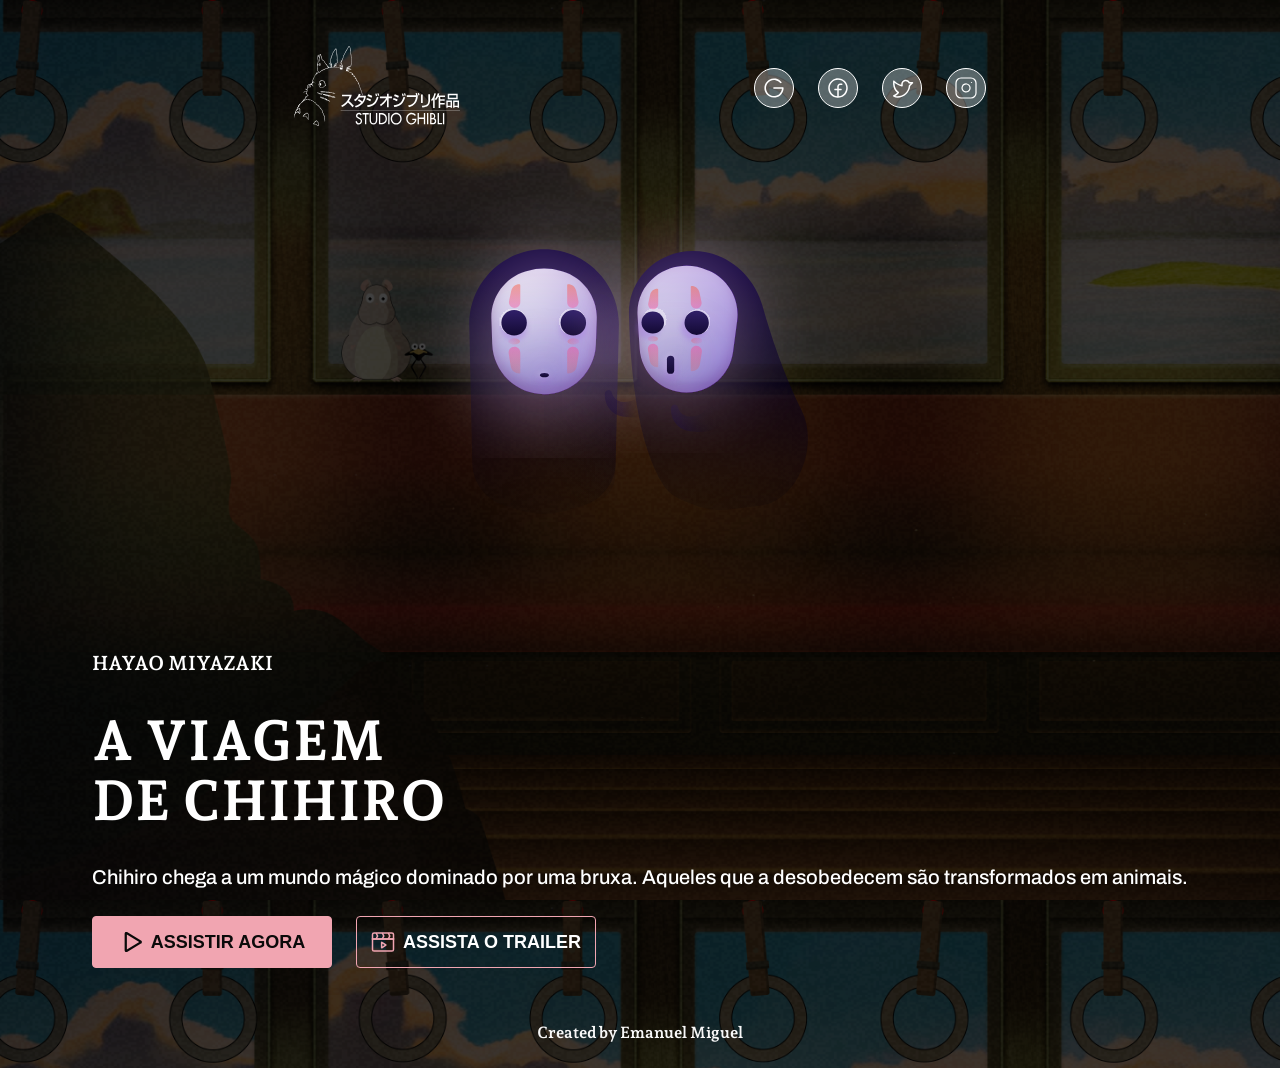
<file: index.html>
<!doctype html>
<html lang="pt-BR">
  <head>
    <meta charset="UTF-8" />
    <meta name="viewport" content="width=device-width, initial-scale=1.0" />
    <link rel="stylesheet" href="css/style.css" />
    <link rel="icon" href="/images/favicon.png" />
    <link rel="preconnect" href="https://fonts.googleapis.com" />
    <link rel="preconnect" href="https://fonts.gstatic.com" crossorigin />
    <link
      href="https://fonts.googleapis.com/css2?family=Andada+Pro:ital,wght@0,400..840;1,400..840&family=Archivo:ital,wght@0,100..900;1,100..900&display=swap"
      rel="stylesheet"
    />
    <title>Studio Ghibli</title>
  </head>
  <body>
    <header class="header">
      <a class="logo" id="pagina-inicial" href="#">
        <img src="/images/logo.svg" alt="Logo Studio Ghibli" />
      </a>

      <nav class="nav-links">
        <a
          href="https://studioghibli.com.br/studioghibli/"
          class="link"
          target="_blank"
        >
          <img src="/images/icones/logo-google.svg" alt="Ícone para Google" />
        </a>
        <a
          href="https://www.facebook.com/GhibliUSA/"
          class="link"
          target="_blank"
        >
          <img
            src="/images/icones/logo-facebook.svg"
            alt="Ícone para Facebook"
          />
        </a>
        <a href="https://x.com/GhibliUSA" class="link" target="_blank">
          <img
            src="/images/icones/logo-twitter.svg"
            alt="Ícone para Twitter(X)"
          />
        </a>
        <a
          href="https://www.instagram.com/ghibliusa/"
          class="link"
          target="_blank"
        >
          <img
            src="/images/icones/logo-instagram.svg"
            alt="Ícone para Instragram"
          />
        </a>
      </nav>
    </header>

    <main>
      <section class="conteudo">
        <div class="descricao">
          <h3 class="autor">HAYAO MIYAZAKI</h3>
          <h2 class="c">A VIAGEM DE CHIHIRO</h2>
          <p>
            Chihiro chega a um mundo mágico dominado por uma bruxa. Aqueles que
            a desobedecem são transformados em animais.
          </p>
          <div class="botoes">
            <button
              onclick="
                window.open('https://www.netflix.com/title/60023642', '_blank')
              "
              class="botao botao-primario"
            >
              <svg
                id="icon-play"
                width="24"
                height="24"
                viewBox="0 0 24 24"
                fill="none"
                xmlns="http://www.w3.org/2000/svg"
              >
                <path
                  d="M21.9834 10.4127L8.47594 2.15051C8.19267 1.97782 7.86865 1.88338 7.53696 1.87683C7.20526 1.87028 6.87777 1.95186 6.58791 2.11323C6.29804 2.27461 6.05618 2.51 5.88702 2.79539C5.71785 3.08078 5.62744 3.40594 5.625 3.73769V20.2621C5.62744 20.5938 5.71785 20.919 5.88702 21.2044C6.05618 21.4898 6.29804 21.7252 6.58791 21.8865C6.87777 22.0479 7.20526 22.1295 7.53696 22.1229C7.86865 22.1164 8.19267 22.0219 8.47594 21.8493L21.9834 13.5871C22.2558 13.4213 22.4809 13.1882 22.6371 12.9102C22.7934 12.6322 22.8754 12.3187 22.8754 11.9999C22.8754 11.681 22.7934 11.3675 22.6371 11.0896C22.4809 10.8116 22.2558 10.5785 21.9834 10.4127ZM7.875 19.5796V4.42019L20.265 11.9999L7.875 19.5796Z"
                  fill="#0B0A0A"
                />
              </svg>
              ASSISTIR AGORA
            </button>

            <button
              onclick="window.location.href = '../pages/trailer.html'"
              class="botao botao-segundario"
            >
              <svg
                xmlns="http://www.w3.org/2000/svg"
                viewBox="0 0 32 32"
                width="24"
                height="24"
                id="movie"
              >
                <g fill="#f1a5b1" class="color000000 svgShape">
                  <path
                    d="M14.28,24.67a1.11,1.11,0,0,1-1.11-1.11v-7a1.11,1.11,0,0,1,1.71-.93l5.44,3.51a1.11,1.11,0,0,1,0,1.86L14.88,24.5A1.12,1.12,0,0,1,14.28,24.67Zm.89-6.48v3.74l2.9-1.87Z"
                    fill="#f1a5b1"
                    class="color000000 svgShape"
                  ></path>
                  <path
                    d="M27.85,29H4.15A3.15,3.15,0,0,1,1,25.85V11H31V25.85A3.15,3.15,0,0,1,27.85,29ZM3,13V25.85A1.15,1.15,0,0,0,4.15,27h23.7A1.15,1.15,0,0,0,29,25.85V13Z"
                    fill="#f1a5b1"
                    class="color000000 svgShape"
                  ></path>
                  <path
                    d="M31,13H1V6.15A3.15,3.15,0,0,1,4.15,3h23.7A3.15,3.15,0,0,1,31,6.15ZM3,11H29V6.15A1.15,1.15,0,0,0,27.85,5H4.15A1.15,1.15,0,0,0,3,6.15Z"
                    fill="#f1a5b1"
                    class="color000000 svgShape"
                  ></path>
                  <polygon
                    points="15.92 12.45 14.13 11.55 15.91 8 14.13 4.45 15.92 3.55 18.14 8 15.92 12.45"
                    fill="#f1a5b1"
                    class="color000000 svgShape"
                  ></polygon>
                  <polygon
                    points="7.7 12.45 5.91 11.55 7.69 8 5.91 4.45 7.7 3.55 9.92 8 7.7 12.45"
                    fill="#f1a5b1"
                    class="color000000 svgShape"
                  ></polygon>
                  <polygon
                    points="23.92 12.45 22.13 11.55 23.91 8 22.13 4.45 23.92 3.55 26.14 8 23.92 12.45"
                    fill="#f1a5b1"
                    class="color000000 svgShape"
                  ></polygon>
                </g>
              </svg>
              ASSISTA O TRAILER
            </button>
          </div>
        </div>
        <div class="ilustracao"></div>
      </section>
    </main>

    <footer>
      <p class="autor-created">Created by Emanuel Miguel</p>
    </footer>
  </body>
</html>
</file>
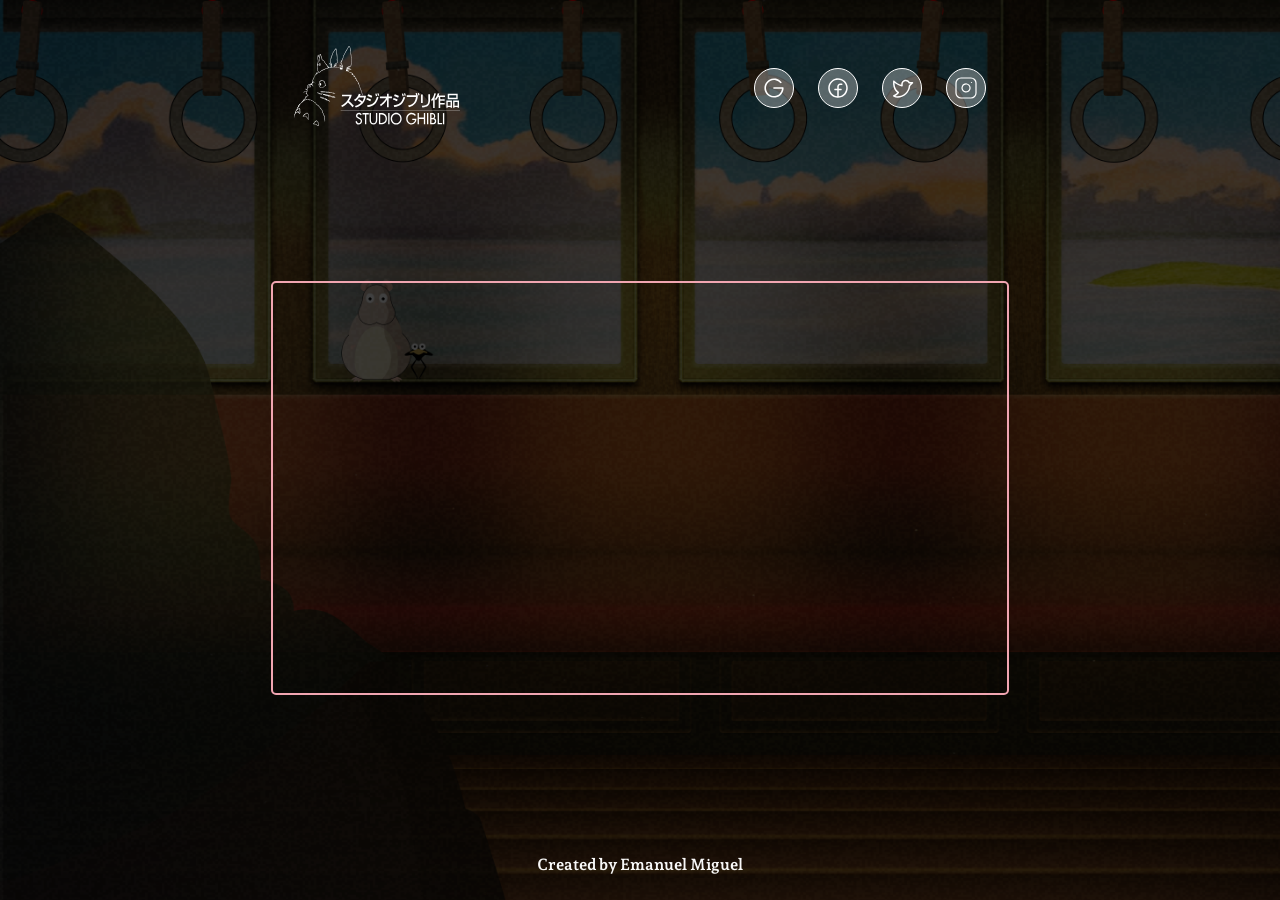
<file: pages/trailer.html>
<!doctype html>
<html lang="pt-BR">
  <head>
    <meta charset="UTF-8" />
    <meta name="viewport" content="width=device-width, initial-scale=1.0" />
    <link rel="stylesheet" href="../css/style.css" />
    <link rel="icon" href="../images/favicon.png" />
    <link rel="preconnect" href="https://fonts.googleapis.com" />
    <link rel="preconnect" href="https://fonts.gstatic.com" crossorigin />
    <link
      href="https://fonts.googleapis.com/css2?family=Andada+Pro:ital,wght@0,400..840;1,400..840&family=Archivo:ital,wght@0,100..900;1,100..900&display=swap"
      rel="stylesheet"
    />
    <title>Studio Ghibli - Trailer</title>
  </head>
  <body>
    <header class="header">
      <a class="logo" href="../index.html">
        <img src="../images/logo.svg" alt="Logo Studio Ghibli" />
      </a>

      <nav class="nav-links">
        <a
          href="https://studioghibli.com.br/studioghibli/"
          class="link"
          target="_blank"
        >
          <img src="../images/icones/logo-google.svg" alt="Ícone para Google" />
        </a>
        <a
          href="https://www.facebook.com/GhibliUSA/"
          class="link"
          target="_blank"
        >
          <img
            src="../images/icones/logo-facebook.svg"
            alt="Ícone para Facebook"
          />
        </a>
        <a href="https://x.com/GhibliUSA" class="link" target="_blank">
          <img
            src="../images/icones/logo-twitter.svg"
            alt="Ícone para Twitter(X)"
          />
        </a>
        <a
          href="https://www.instagram.com/ghibliusa/"
          class="link"
          target="_blank"
        >
          <img
            src="../images/icones/logo-instagram.svg"
            alt="Ícone para Instragram"
          />
        </a>
      </nav>
    </header>

    <main class="main-trailer">
      <div class="video-wrapper">
        <iframe
          class="video"
          src="https://www.youtube.com/embed/SgZI655GgHk?si=RRsEtTUEE9bFhMF1&rel=0&modestbranding=1"
          title="YouTube video player"
          frameborder="0"
          allow="
            accelerometer;
            autoplay;
            clipboard-write;
            encrypted-media;
            gyroscope;
            picture-in-picture;
            web-share;
          "
          referrerpolicy="strict-origin-when-cross-origin"
          allowfullscreen
        ></iframe>
      </div>
    </main>

    <footer>
      <p class="autor-created">Created by Emanuel Miguel</p>
    </footer>
  </body>
</html>
</file>
<file: css/style.css>
* {
    margin: 0;
    padding: 0;
    box-sizing: border-box;
}

html {
    height: 100%;
}

body {
    height: 100vh;
    background-image: url('../images/wallpaper.png');
    background-size: cover;
    flex-direction: column;
    color: #fff;
    display: flex;
    justify-content: center;
    align-items: center;
}

h1, h2, h3, h4, h5, h6 {
    font-family: 'Andada Pro', serif;
}

p, button {
    font-family: 'Archivo', sans-serif;
}

.header {
    width: 60%;
    height: 176px;
    display: flex;
    justify-content: space-between;
    align-items: center;
}

.header .nav-links {
    display: flex;
    gap: 24px;
}

.header .logo{
    z-index: 10;
}

.nav-links .link {
    background-color: rgba(248, 248, 248, 0.31);
    width: 40px;
    height: 40px;
    display: flex;
    justify-content: center;
    align-items: center;
    border-radius: 50%;
    border: 1px solid #fff;
    position: relative;
    z-index: 10;
    pointer-events: auto;
    transition: all ease .5s;
}

.link img {
    width: 24px;
    height: 24px;
}

main {
    width: 60%;
    flex: 1;
    display: flex;
    align-items: center;
    justify-content: center;
    margin-top: -150px;
}

.main-trailer {
    width: 80%;
    flex: 1;
    display: flex;
    align-items: center;
    justify-content: center;
    margin-top: 0; /* ← remove o -150px que estava puxando pra cima */
}

.conteudo {
    width: 100%;
    height: 100%;
    display: flex;
    align-items: center;
    justify-content: space-between;
    gap: 48px;
}

.descricao {
    flex: 1.2;
    height: 100%;

    display: flex;
    flex-direction: column;
    justify-content: center;
}

.descricao h2 {
    font-size: 64px;
    line-height: 70px;
    margin-bottom: 32px;
    width: 400px;
}

.descricao h3 {
    font-size: 20px;
    line-height: 30px;
    margin-bottom: 32px;
}

.descricao p {
    font-size: 24px;
    line-height: 36px;
    font-weight: 500;
    margin-bottom: 24px;
}

.botoes {
    width: 100%;
    height: 52px;
    display: flex;
    align-items: center;
    gap: 24px;
}

.botao {
    width: 240px;
    height: 52px;
    border: 1px solid #F1A5B1;
    background-color: transparent;
    color: #fff;
    border-radius: 4px;
    display: flex;
    justify-content: center;
    align-items: center;
    font-weight: 700;
    font-size: 18px;
    line-height: 27px;
    font-family: 'Roboto', sans-serif;
    transition: all ease .5s;
}

.botao-primario {
    display: flex;
    justify-content: center;
    gap: 8px;
    align-items: center;
    color: #0B0A0A;
    background-color: #F1A5B1;
}

.botao-segundario {
    gap: 8px;
}

.ilustracao {
    flex: 1.3;
    width: 100%;
    height: 900px;
    background-image: url('../images/image.svg');
    background-repeat: no-repeat;
    background-size: contain;
    background-position: center;
    animation: flutuar 3s ease-in-out infinite;
}

.video {
    position: absolute;
    top: 0;
    left: 0;
    width: 100%;
    height: 100%;
    border: 2px solid #F1A5B1;
    border-radius: 5px;
}

.video-wrapper {
    width: 100%;
    max-width: 854px;  
    aspect-ratio: 16 / 9;
    position: relative;
}

footer {
    width: 100%;
    height: 32px;
    display: flex;
    justify-content: center;
    align-items: center;
    margin-top: 48px;
}

footer .autor-created {
    color: #f8f8f8;
    font-size: 16px;
    font-family: 'Andada Pro', serif;
    font-weight: 700;
}

/* Efeitos Hover */

.nav-links .link:hover {
    background-color: #F1A5B1;
    border-color: #F1A5B1;
}

.botao-primario:hover, .botao-segundario:hover {
    background-color: #f8f8f8;
    color: #0B0A0A;
    border-color: transparent;
    cursor: pointer;
}

.botao-primario:hover #icon-play path {
    fill: #F1A5B1;
}

.botao-segundario:hover #movie path {
    fill: #0B0A0A;
}

/* Responsividade */

@media (max-width: 1440px) {
    body {
        width: 100%;
        padding-inline: 5%;
        height: auto;
        min-height: 100vh;
        padding-bottom: 20px;
    }

    main {
        margin-top: 0;
        width: 100%;
        align-items: flex-start;
    }

    .conteudo {
        flex-direction: column;
    }

    .ilustracao {
        height: 424px;
        flex: unset;
        width: 100%;
        order: 1;
    }

    .descricao {
        order: 2;
        flex: unset;
        height: auto;
    }

    .descricao h3 {
        font-size: 20px;
        line-height: 30px;
        font-weight: 700;
    }
    
    .descricao h2 {
        font-size: 56px;
        line-height: 60px;
        font-weight: 800;
        width: 380px;
    }

    .descricao p {
        font-size: 20px;
        line-height: 30px;
        font-weight: 500;
    }

    .video-wrapper {
        width: 80%;
    }
}

@media (max-width: 768px) {
    .header {
        width: 100%;
        height: 128px;
    }

    .header .logo {
        height: 64px;
    }

    .conteudo {
        flex-direction: column;
        height: auto;
    } 

    .ilustracao {
        height: 240px;
        flex: unset;
    }

    .descricao h3 {
        font-size: 16px;
        line-height: 22px;
        font-weight: 700;
    }
    
    .descricao h2 {
        font-size: 40px;
        line-height: 44px;
        font-weight: 800;
        width: 270px;
    }

    .descricao p {
        font-size: 16px;
        line-height: 24px;
        font-weight: 500;
    }

    .botoes {
        flex-direction: column;
        height: 100%;
    }

    .botao {
        width: 100%;
    }

    .video-wrapper {
        width: 95%;
        aspect-ratio: 16 / 9;
        position: relative;
    }
}

@media (max-width: 500px) {
    .header {
        justify-content: center;
    }

    .header .nav-links {
        display: none;
    }
}

@media (max-width: 390px) {
    .header {
        height: 96px;
    }

    .header .logo {
        height: 48px;
    }
}

/* Animações */

@keyframes flutuar {
    0%   { transform: translateY(0px); }
    50%  { transform: translateY(-20px); }
    100% { transform: translateY(0px); }
}
</file>
